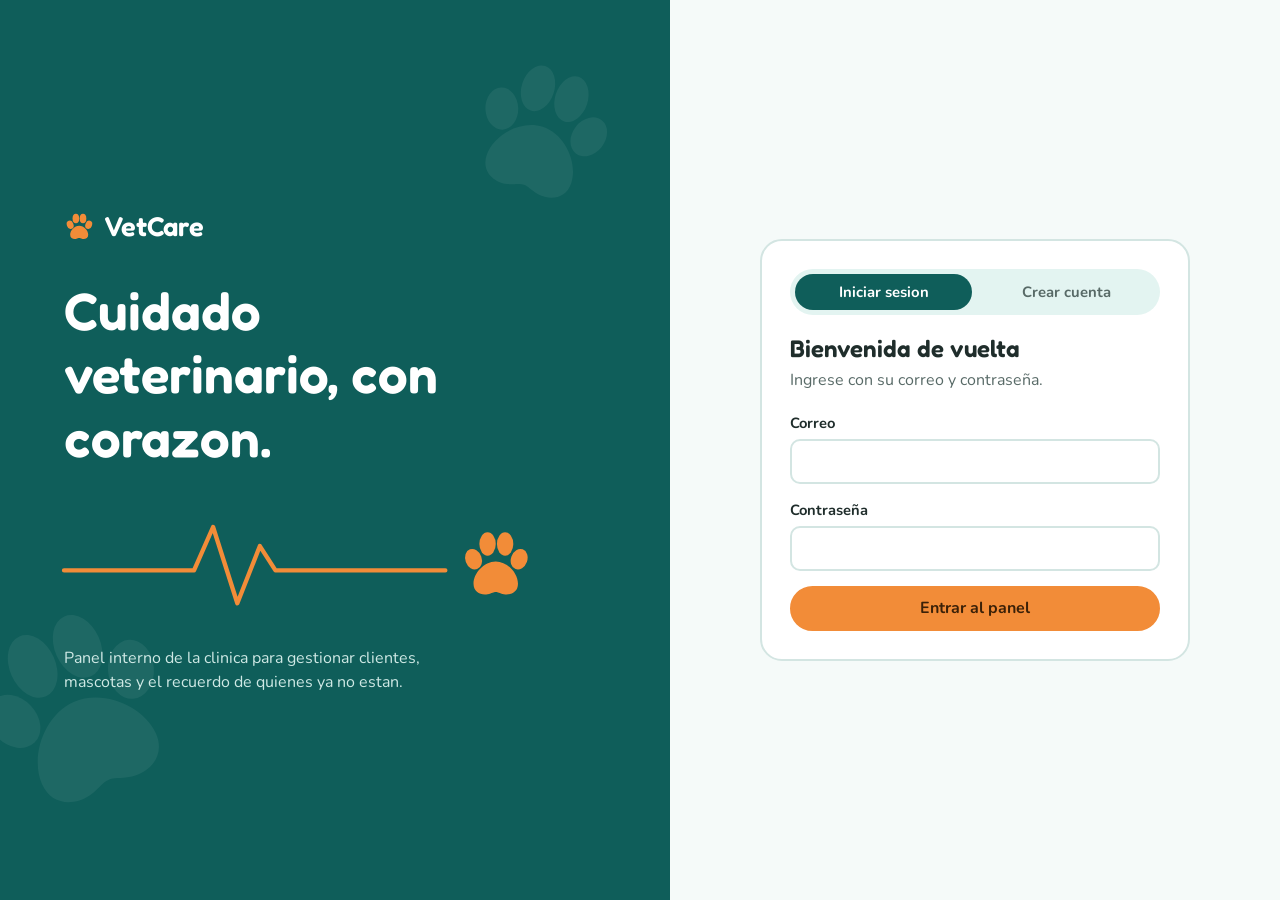
<file: VetCare.Api/wwwroot/index.html>
<!DOCTYPE html>
<html lang="es">
<head>
  <meta charset="utf-8">
  <meta name="viewport" content="width=device-width, initial-scale=1">
  <title>VetCare | Acceso</title>
  <link rel="preconnect" href="https://fonts.googleapis.com">
  <link rel="preconnect" href="https://fonts.gstatic.com" crossorigin>
  <link href="https://fonts.googleapis.com/css2?family=Fredoka:wght@500;600&family=Nunito:wght@400;600;700&display=swap" rel="stylesheet">
  <link rel="stylesheet" href="css/estilos.css">
</head>
<body>
  <svg width="0" height="0" style="position:absolute" aria-hidden="true">
    <symbol id="huella" viewBox="0 0 64 64">
      <ellipse cx="13" cy="29" rx="7" ry="9" transform="rotate(-20 13 29)"/>
      <ellipse cx="25" cy="16" rx="7" ry="10"/>
      <ellipse cx="40" cy="16" rx="7" ry="10"/>
      <ellipse cx="52" cy="29" rx="7" ry="9" transform="rotate(20 52 29)"/>
      <path d="M32 31c-10 0-19 10-19 19 0 7 6 10 12 9 4-1 5-2 7-2s3 1 7 2c6 1 12-2 12-9 0-9-9-19-19-19z"/>
    </symbol>
  </svg>

  <div class="acceso__contenedor">
    <section class="acceso__marca">
      <svg class="icono huella-fondo" style="top:6%;right:8%;transform:rotate(18deg)"><use href="#huella"/></svg>
      <svg class="icono huella-fondo" style="bottom:10%;left:-30px;transform:rotate(-24deg);width:210px;height:210px"><use href="#huella"/></svg>
      <div class="logotipo"><svg class="icono"><use href="#huella"/></svg> VetCare</div>
      <h1>Cuidado veterinario, con corazon.</h1>
      <svg class="latido" viewBox="0 0 600 130" role="img" aria-label="Linea de latido que termina en una huella">
        <path class="linea" d="M0 80 H150 L172 30 L200 118 L226 52 L244 80 H400 C420 80 430 80 440 80"/>
        <g class="huella-final" transform="translate(455 28) scale(1.35)"><use href="#huella" width="64" height="64"/></g>
      </svg>
      <p>Panel interno de la clinica para gestionar clientes, mascotas y el recuerdo de quienes ya no estan.</p>
    </section>

    <section class="acceso__formulario">
      <div class="tarjeta">
        <div class="pestanas pestanas--tarjeta" role="tablist">
          <button class="pestana" role="tab" id="pestanaLogin" aria-selected="true" data-formulario="formLogin">Iniciar sesion</button>
          <button class="pestana" role="tab" id="pestanaRegistro" aria-selected="false" data-formulario="formRegistro">Crear cuenta</button>
        </div>

        <p id="mensajeError" class="mensaje-error" role="alert" hidden></p>

        <form id="formLogin" novalidate>
          <h2>Bienvenida de vuelta</h2>
          <p class="sub">Ingrese con su correo y contraseña.</p>
          <div class="campo">
            <label for="loginCorreo">Correo</label>
            <input id="loginCorreo" type="email" autocomplete="username" required>
          </div>
          <div class="campo">
            <label for="loginContraseña">Contraseña</label>
            <input id="loginContraseña" type="password" autocomplete="current-password" required>
          </div>
          <button class="boton boton--naranja" type="submit" style="width:100%">Entrar al panel</button>
        </form>

        <form id="formRegistro" novalidate hidden>
          <h2>Cree su cuenta</h2>
          <p class="sub">Las cuentas nuevas entran con el rol Recepcionista.</p>
          <div class="campo">
            <label for="registroNombre">Nombre completo</label>
            <input id="registroNombre" type="text" autocomplete="name" required>
          </div>
          <div class="campo">
            <label for="registroCorreo">Correo</label>
            <input id="registroCorreo" type="email" autocomplete="email" required>
          </div>
          <div class="campo">
            <label for="registroContraseña">Contraseña</label>
            <input id="registroContraseña" type="password" autocomplete="new-password" minlength="8" required>
            <small>Minimo 8 caracteres.</small>
          </div>
          <button class="boton boton--naranja" type="submit" style="width:100%">Crear cuenta y entrar</button>
        </form>
      </div>
    </section>
  </div>

  <script src="js/api.js"></script>
  <script src="js/acceso.js"></script>
</body>
</html>
</file>
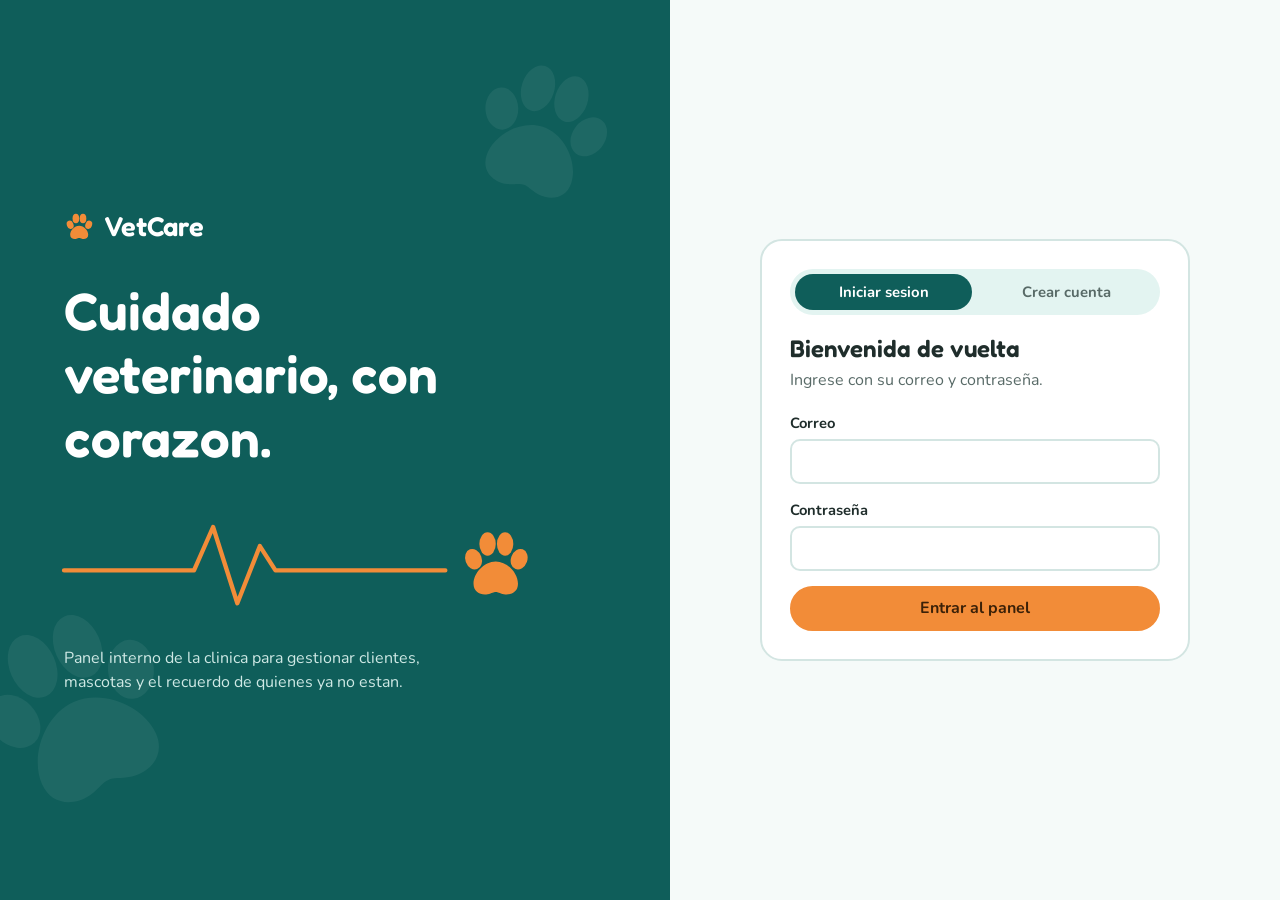
<file: VetCare.Api/wwwroot/panel.html>
<!DOCTYPE html>
<html lang="es">
<head>
  <meta charset="utf-8">
  <meta name="viewport" content="width=device-width, initial-scale=1">
  <title>VetCare | Panel</title>
  <link rel="preconnect" href="https://fonts.googleapis.com">
  <link rel="preconnect" href="https://fonts.gstatic.com" crossorigin>
  <link href="https://fonts.googleapis.com/css2?family=Fredoka:wght@500;600&family=Nunito:wght@400;600;700&display=swap" rel="stylesheet">
  <link rel="stylesheet" href="css/estilos.css">
</head>
<body>
  <svg width="0" height="0" style="position:absolute" aria-hidden="true">
    <symbol id="huella" viewBox="0 0 64 64">
      <ellipse cx="13" cy="29" rx="7" ry="9" transform="rotate(-20 13 29)"/>
      <ellipse cx="25" cy="16" rx="7" ry="10"/>
      <ellipse cx="40" cy="16" rx="7" ry="10"/>
      <ellipse cx="52" cy="29" rx="7" ry="9" transform="rotate(20 52 29)"/>
      <path d="M32 31c-10 0-19 10-19 19 0 7 6 10 12 9 4-1 5-2 7-2s3 1 7 2c6 1 12-2 12-9 0-9-9-19-19-19z"/>
    </symbol>
  </svg>

  <header class="barra">
    <div class="logotipo"><svg class="icono"><use href="#huella"/></svg> VetCare</div>
    <nav class="pestanas" role="tablist" aria-label="Secciones">
      <button class="pestana" role="tab" aria-selected="true" data-vista="clientes">Clientes</button>
      <button class="pestana" role="tab" aria-selected="false" data-vista="mascotas">Mascotas</button>
      <button class="pestana" role="tab" aria-selected="false" data-vista="memorial">Memorial</button>
    </nav>
    <div class="usuario">
      <span class="usuario__nombre" id="nombreUsuario"></span>
      <span class="insignia" id="rolUsuario"></span>
      <button class="boton boton--suave boton--chico" id="botonSalir" type="button">Cerrar sesion</button>
    </div>
  </header>

  <main class="contenido">
    <!-- ===== Clientes ===== -->
    <section id="vista-clientes">
      <div class="encabezado-vista">
        <div>
          <h2>Clientes</h2>
          <p>Dueños de las mascotas que atiende la clinica.</p>
        </div>
        <div class="herramientas">
          <input id="buscarCliente" type="search" placeholder="Buscar por nombre o documento" aria-label="Buscar cliente">
          <button class="boton boton--naranja" id="botonNuevoCliente" type="button" data-escritura>Nuevo cliente</button>
        </div>
      </div>
      <div class="tabla-envoltura">
        <table>
          <thead><tr><th>Nombre</th><th>Documento</th><th>Telefono</th><th>Correo</th><th></th></tr></thead>
          <tbody id="cuerpoClientes"></tbody>
        </table>
      </div>
      <div id="vacioClientes" class="vacio" hidden>
        <svg class="icono"><use href="#huella"/></svg>
        <p>Todavia no hay clientes que coincidan. Registre el primero con el boton Nuevo cliente.</p>
      </div>
    </section>

    <!-- ===== Mascotas ===== -->
    <section id="vista-mascotas" hidden>
      <div class="encabezado-vista">
        <div>
          <h2>Mascotas</h2>
          <p>Pacientes activos de la clinica.</p>
        </div>
        <div class="herramientas">
          <select id="filtroCliente" aria-label="Filtrar por cliente"><option value="">Todos los clientes</option></select>
          <button class="boton boton--naranja" id="botonNuevaMascota" type="button" data-escritura>Nueva mascota</button>
        </div>
      </div>
      <div id="cuadriculaMascotas" class="cuadricula"></div>
      <div id="vacioMascotas" class="vacio" hidden>
        <svg class="icono"><use href="#huella"/></svg>
        <p>No hay mascotas activas para este filtro.</p>
      </div>
    </section>

    <!-- ===== Memorial ===== -->
    <section id="vista-memorial" hidden>
      <div class="encabezado-vista">
        <div>
          <h2>Memorial</h2>
          <p>Mascotas que ya no estan. Su historial se conserva y nunca se borra.</p>
        </div>
      </div>
      <div id="cuadriculaMemorial" class="cuadricula"></div>
      <div id="vacioMemorial" class="vacio" hidden>
        <svg class="icono"><use href="#huella"/></svg>
        <p>El memorial esta vacio.</p>
      </div>
    </section>
  </main>

  <!-- ===== Dialogo cliente ===== -->
  <dialog id="dialogoCliente">
    <form id="formCliente" novalidate>
      <div class="dialogo__cabecera"><h3 id="tituloCliente">Nuevo cliente</h3></div>
      <div class="dialogo__cuerpo">
        <p class="mensaje-error" id="errorCliente" role="alert" hidden></p>
        <input type="hidden" id="clienteId">
        <div class="rejilla-2">
          <div class="campo"><label for="clienteNombre">Nombre</label><input id="clienteNombre" required></div>
          <div class="campo"><label for="clienteApellido">Apellido</label><input id="clienteApellido" required></div>
          <div class="campo"><label for="clienteDocumento">Documento (DPI)</label><input id="clienteDocumento" inputmode="numeric" maxlength="13" required><small>13 digitos</small></div>
          <div class="campo"><label for="clienteTelefono">Telefono</label><input id="clienteTelefono" inputmode="numeric" maxlength="8" required><small>8 digitos</small></div>
        </div>
        <div class="campo"><label for="clienteCorreo">Correo (opcional)</label><input id="clienteCorreo" type="email"></div>
        <div class="campo"><label for="clienteDireccion">Direccion (opcional)</label><input id="clienteDireccion"></div>
      </div>
      <div class="dialogo__pie">
        <button class="boton boton--suave" type="button" data-cerrar>Cancelar</button>
        <button class="boton" type="submit">Guardar cliente</button>
      </div>
    </form>
  </dialog>

  <!-- ===== Dialogo mascota ===== -->
  <dialog id="dialogoMascota">
    <form id="formMascota" novalidate>
      <div class="dialogo__cabecera"><h3 id="tituloMascota">Nueva mascota</h3></div>
      <div class="dialogo__cuerpo">
        <p class="mensaje-error" id="errorMascota" role="alert" hidden></p>
        <input type="hidden" id="mascotaId">
        <div class="rejilla-2">
          <div class="campo"><label for="mascotaNombre">Nombre</label><input id="mascotaNombre" required></div>
          <div class="campo"><label for="mascotaCliente">Dueño</label><select id="mascotaCliente" required></select></div>
          <div class="campo"><label for="mascotaEspecie">Especie</label><select id="mascotaEspecie" required></select></div>
          <div class="campo"><label for="mascotaRaza">Raza</label><select id="mascotaRaza" required></select></div>
          <div class="campo"><label for="mascotaSexo">Sexo</label>
            <select id="mascotaSexo" required><option value="Macho">Macho</option><option value="Hembra">Hembra</option></select></div>
          <div class="campo"><label for="mascotaNacimiento">Fecha de nacimiento</label><input id="mascotaNacimiento" type="date"></div>
          <div class="campo">
            <label for="mascotaPeso">Peso</label>
            <div class="peso-entrada">
              <input id="mascotaPeso" type="number" step="0.01" min="0.01" inputmode="decimal">
              <select id="mascotaUnidadPeso" aria-label="Unidad de peso">
                <option value="kg">kg</option>
                <option value="lb">lb</option>
              </select>
            </div>
            <small id="pesoEquivalente" aria-live="polite">Escriba el peso para ver su equivalente.</small>
          </div>
          <div class="campo"><label for="mascotaColor">Color</label><input id="mascotaColor"></div>
        </div>
      </div>
      <div class="dialogo__pie">
        <button class="boton boton--suave" type="button" data-cerrar>Cancelar</button>
        <button class="boton" type="submit">Guardar mascota</button>
      </div>
    </form>
  </dialog>

  <!-- ===== Dialogo fallecimiento ===== -->
  <dialog id="dialogoFallecimiento">
    <form id="formFallecimiento" novalidate>
      <div class="dialogo__cabecera"><h3 id="tituloFallecimiento">Registrar fallecimiento</h3></div>
      <div class="dialogo__cuerpo">
        <p class="dialogo__aviso">La mascota saldra de la lista activa y pasara al Memorial. Su historial se conserva.</p>
        <p class="mensaje-error" id="errorFallecimiento" role="alert" hidden></p>
        <input type="hidden" id="fallecimientoId">
        <div class="campo"><label for="fallecimientoFecha">Fecha de fallecimiento</label><input id="fallecimientoFecha" type="date" required></div>
        <div class="campo"><label for="fallecimientoCausa">Causa (opcional)</label><input id="fallecimientoCausa" maxlength="200"></div>
        <div class="campo"><label for="fallecimientoObservaciones">Observaciones (opcional)</label><textarea id="fallecimientoObservaciones" rows="3" maxlength="500"></textarea></div>
      </div>
      <div class="dialogo__pie">
        <button class="boton boton--suave" type="button" data-cerrar>Cancelar</button>
        <button class="boton boton--peligro" type="submit">Registrar fallecimiento</button>
      </div>
    </form>
  </dialog>

  <div id="avisos" aria-live="polite"></div>

  <script src="js/api.js"></script>
  <script src="js/panel.js"></script>
  <script src="js/modulos.js"></script>
</body>
</html>
</file>
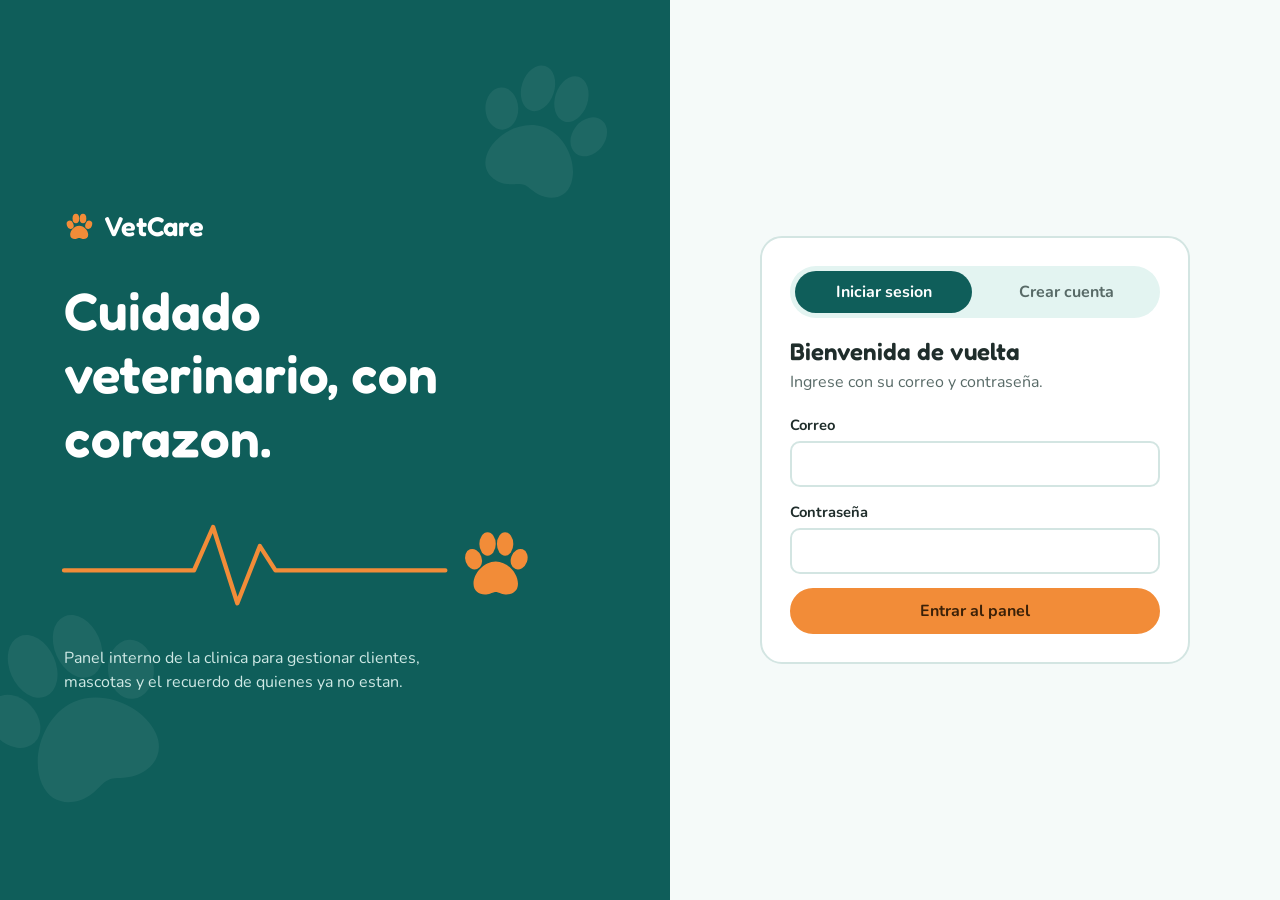
<file: VetCare/VetCare.Api/wwwroot/panel.html>
<!DOCTYPE html>
<html lang="es">
<head>
  <meta charset="utf-8">
  <meta name="viewport" content="width=device-width, initial-scale=1">
  <title>VetCare | Panel</title>
  <link rel="preconnect" href="https://fonts.googleapis.com">
  <link rel="preconnect" href="https://fonts.gstatic.com" crossorigin>
  <link href="https://fonts.googleapis.com/css2?family=Fredoka:wght@500;600&family=Nunito:wght@400;600;700&display=swap" rel="stylesheet">
  <link rel="stylesheet" href="css/estilos.css">
</head>
<body>
  <svg width="0" height="0" style="position:absolute" aria-hidden="true">
    <symbol id="huella" viewBox="0 0 64 64">
      <ellipse cx="13" cy="29" rx="7" ry="9" transform="rotate(-20 13 29)"/>
      <ellipse cx="25" cy="16" rx="7" ry="10"/>
      <ellipse cx="40" cy="16" rx="7" ry="10"/>
      <ellipse cx="52" cy="29" rx="7" ry="9" transform="rotate(20 52 29)"/>
      <path d="M32 31c-10 0-19 10-19 19 0 7 6 10 12 9 4-1 5-2 7-2s3 1 7 2c6 1 12-2 12-9 0-9-9-19-19-19z"/>
    </symbol>
  </svg>

  <header class="barra">
    <div class="logotipo"><svg class="icono"><use href="#huella"/></svg> VetCare</div>
    <nav class="pestanas" role="tablist" aria-label="Secciones">
      <button class="pestana" role="tab" aria-selected="true" data-vista="clientes">Clientes</button>
      <button class="pestana" role="tab" aria-selected="false" data-vista="mascotas">Mascotas</button>
      <button class="pestana" role="tab" aria-selected="false" data-vista="memorial">Memorial</button>
    </nav>
    <div class="usuario">
      <span class="usuario__nombre" id="nombreUsuario"></span>
      <span class="insignia" id="rolUsuario"></span>
      <button class="boton boton--suave boton--chico" id="botonSalir" type="button">Cerrar sesion</button>
    </div>
  </header>

  <main class="contenido">
    <!-- ===== Clientes ===== -->
    <section id="vista-clientes">
      <div class="encabezado-vista">
        <div>
          <h2>Clientes</h2>
          <p>Dueños de las mascotas que atiende la clinica.</p>
        </div>
        <div class="herramientas">
          <input id="buscarCliente" type="search" placeholder="Buscar por nombre o documento" aria-label="Buscar cliente">
          <button class="boton boton--naranja" id="botonNuevoCliente" type="button" data-escritura>Nuevo cliente</button>
        </div>
      </div>
      <div class="tabla-envoltura">
        <table>
          <thead><tr><th>Nombre</th><th>Documento</th><th>Telefono</th><th>Correo</th><th></th></tr></thead>
          <tbody id="cuerpoClientes"></tbody>
        </table>
      </div>
      <div id="vacioClientes" class="vacio" hidden>
        <svg class="icono"><use href="#huella"/></svg>
        <p>Todavia no hay clientes que coincidan. Registre el primero con el boton Nuevo cliente.</p>
      </div>
    </section>

    <!-- ===== Mascotas ===== -->
    <section id="vista-mascotas" hidden>
      <div class="encabezado-vista">
        <div>
          <h2>Mascotas</h2>
          <p>Pacientes activos de la clinica.</p>
        </div>
        <div class="herramientas">
          <select id="filtroCliente" aria-label="Filtrar por cliente"><option value="">Todos los clientes</option></select>
          <button class="boton boton--naranja" id="botonNuevaMascota" type="button" data-escritura>Nueva mascota</button>
        </div>
      </div>
      <div id="cuadriculaMascotas" class="cuadricula"></div>
      <div id="vacioMascotas" class="vacio" hidden>
        <svg class="icono"><use href="#huella"/></svg>
        <p>No hay mascotas activas para este filtro.</p>
      </div>
    </section>

    <!-- ===== Memorial ===== -->
    <section id="vista-memorial" hidden>
      <div class="encabezado-vista">
        <div>
          <h2>Memorial</h2>
          <p>Mascotas que ya no estan. Su historial se conserva y nunca se borra.</p>
        </div>
      </div>
      <div id="cuadriculaMemorial" class="cuadricula"></div>
      <div id="vacioMemorial" class="vacio" hidden>
        <svg class="icono"><use href="#huella"/></svg>
        <p>El memorial esta vacio.</p>
      </div>
    </section>
  </main>

  <!-- ===== Dialogo cliente ===== -->
  <dialog id="dialogoCliente">
    <form id="formCliente" novalidate>
      <div class="dialogo__cabecera"><h3 id="tituloCliente">Nuevo cliente</h3></div>
      <div class="dialogo__cuerpo">
        <p class="mensaje-error" id="errorCliente" role="alert" hidden></p>
        <input type="hidden" id="clienteId">
        <div class="rejilla-2">
          <div class="campo"><label for="clienteNombre">Nombre</label><input id="clienteNombre" required></div>
          <div class="campo"><label for="clienteApellido">Apellido</label><input id="clienteApellido" required></div>
          <div class="campo"><label for="clienteDocumento">Documento (DPI)</label><input id="clienteDocumento" inputmode="numeric" maxlength="13" required><small>13 digitos</small></div>
          <div class="campo"><label for="clienteTelefono">Telefono</label><input id="clienteTelefono" inputmode="numeric" maxlength="8" required><small>8 digitos</small></div>
        </div>
        <div class="campo"><label for="clienteCorreo">Correo (opcional)</label><input id="clienteCorreo" type="email"></div>
        <div class="campo"><label for="clienteDireccion">Direccion (opcional)</label><input id="clienteDireccion"></div>
      </div>
      <div class="dialogo__pie">
        <button class="boton boton--suave" type="button" data-cerrar>Cancelar</button>
        <button class="boton" type="submit">Guardar cliente</button>
      </div>
    </form>
  </dialog>

  <!-- ===== Dialogo mascota ===== -->
  <dialog id="dialogoMascota">
    <form id="formMascota" novalidate>
      <div class="dialogo__cabecera"><h3 id="tituloMascota">Nueva mascota</h3></div>
      <div class="dialogo__cuerpo">
        <p class="mensaje-error" id="errorMascota" role="alert" hidden></p>
        <input type="hidden" id="mascotaId">
        <div class="rejilla-2">
          <div class="campo"><label for="mascotaNombre">Nombre</label><input id="mascotaNombre" required></div>
          <div class="campo"><label for="mascotaCliente">Dueño</label><select id="mascotaCliente" required></select></div>
          <div class="campo"><label for="mascotaEspecie">Especie</label><select id="mascotaEspecie" required></select></div>
          <div class="campo"><label for="mascotaRaza">Raza</label><select id="mascotaRaza" required></select></div>
          <div class="campo"><label for="mascotaSexo">Sexo</label>
            <select id="mascotaSexo" required><option value="Macho">Macho</option><option value="Hembra">Hembra</option></select></div>
          <div class="campo"><label for="mascotaNacimiento">Fecha de nacimiento</label><input id="mascotaNacimiento" type="date"></div>
          <div class="campo">
            <label for="mascotaPeso">Peso</label>
            <div class="peso-entrada">
              <input id="mascotaPeso" type="number" step="0.01" min="0.01" inputmode="decimal">
              <select id="mascotaUnidadPeso" aria-label="Unidad de peso">
                <option value="kg">kg</option>
                <option value="lb">lb</option>
              </select>
            </div>
            <small id="pesoEquivalente" aria-live="polite">Escriba el peso para ver su equivalente.</small>
          </div>
          <div class="campo"><label for="mascotaColor">Color</label><input id="mascotaColor"></div>
        </div>
      </div>
      <div class="dialogo__pie">
        <button class="boton boton--suave" type="button" data-cerrar>Cancelar</button>
        <button class="boton" type="submit">Guardar mascota</button>
      </div>
    </form>
  </dialog>

  <!-- ===== Dialogo fallecimiento ===== -->
  <dialog id="dialogoFallecimiento">
    <form id="formFallecimiento" novalidate>
      <div class="dialogo__cabecera"><h3 id="tituloFallecimiento">Registrar fallecimiento</h3></div>
      <div class="dialogo__cuerpo">
        <p class="dialogo__aviso">La mascota saldra de la lista activa y pasara al Memorial. Su historial se conserva.</p>
        <p class="mensaje-error" id="errorFallecimiento" role="alert" hidden></p>
        <input type="hidden" id="fallecimientoId">
        <div class="campo"><label for="fallecimientoFecha">Fecha de fallecimiento</label><input id="fallecimientoFecha" type="date" required></div>
        <div class="campo"><label for="fallecimientoCausa">Causa (opcional)</label><input id="fallecimientoCausa" maxlength="200"></div>
        <div class="campo"><label for="fallecimientoObservaciones">Observaciones (opcional)</label><textarea id="fallecimientoObservaciones" rows="3" maxlength="500"></textarea></div>
      </div>
      <div class="dialogo__pie">
        <button class="boton boton--suave" type="button" data-cerrar>Cancelar</button>
        <button class="boton boton--peligro" type="submit">Registrar fallecimiento</button>
      </div>
    </form>
  </dialog>

  <div id="avisos" aria-live="polite"></div>

  <script src="js/api.js"></script>
  <script src="js/panel.js"></script>
</body>
</html>
</file>
<file: VetCare.Api/wwwroot/css/estilos.css>
:root {
  --verde-profundo: #0f5e5a;
  --verde-oscuro: #0a4440;
  --turquesa: #2ba6a0;
  --menta: #e3f4f1;
  --papel: #f5faf9;
  --blanco: #ffffff;
  --naranja: #f28c38;
  --naranja-suave: #fff0e0;
  --coral: #c93f3f;
  --tinta: #1f2d2b;
  --gris: #586a67;
  --linea: #d3e5e2;
  --radio: 14px;
  --fuente-titulo: "Fredoka", "Trebuchet MS", system-ui, sans-serif;
  --fuente-texto: "Nunito", "Segoe UI", system-ui, sans-serif;
}

* { box-sizing: border-box; }

body {
  margin: 0;
  background: var(--papel);
  color: var(--tinta);
  font-family: var(--fuente-texto);
  font-size: 16px;
  line-height: 1.5;
}

h1, h2, h3 { font-family: var(--fuente-titulo); font-weight: 600; line-height: 1.2; margin: 0; }
button, input, select, textarea { font: inherit; color: inherit; }
:focus-visible { outline: 3px solid var(--naranja); outline-offset: 2px; }
.icono { width: 1.5em; height: 1.5em; fill: currentColor; flex: none; }
[hidden] { display: none !important; }

/* ---------- Botones ---------- */
.boton {
  display: inline-flex; align-items: center; justify-content: center; gap: .45rem;
  border: 2px solid var(--verde-profundo); background: var(--verde-profundo); color: var(--blanco);
  padding: .55rem 1.1rem; border-radius: 999px; font-weight: 700; cursor: pointer;
  transition: background .15s, color .15s, border-color .15s;
}
.boton:hover { background: var(--verde-oscuro); border-color: var(--verde-oscuro); }
.boton--suave { background: transparent; color: var(--verde-profundo); }
.boton--suave:hover { background: var(--menta); color: var(--verde-oscuro); }
.boton--naranja { background: var(--naranja); border-color: var(--naranja); color: #3b2108; }
.boton--naranja:hover { background: #e07a27; border-color: #e07a27; }
.boton--peligro { background: transparent; border-color: var(--coral); color: var(--coral); }
.boton--peligro:hover { background: var(--coral); color: var(--blanco); border-color: var(--coral); }
.boton--chico { padding: .3rem .8rem; font-size: .88rem; }
.boton:disabled { opacity: .6; cursor: wait; }

/* ---------- Formularios ---------- */
.campo { display: flex; flex-direction: column; gap: .3rem; margin-bottom: .9rem; }
.campo label { font-weight: 700; font-size: .92rem; }
.campo input, .campo select, .campo textarea {
  border: 2px solid var(--linea); border-radius: 10px; padding: .55rem .75rem; background: var(--blanco);
}
.campo input:focus, .campo select:focus, .campo textarea:focus { border-color: var(--turquesa); outline: none; box-shadow: 0 0 0 3px rgba(43,166,160,.25); }
.campo small { color: var(--gris); }
.rejilla-2 { display: grid; grid-template-columns: 1fr 1fr; gap: 0 1rem; }
.mensaje-error {
  background: #fdecec; color: #8a2323; border-left: 5px solid var(--coral);
  padding: .6rem .8rem; border-radius: 8px; margin: 0 0 1rem; font-size: .93rem;
}

.peso-entrada { display: flex; gap: .5rem; }
.peso-entrada input { flex: 1; min-width: 0; }
.peso-entrada select { width: 5.5rem; flex: none; }

/* ---------- Pantalla de acceso ---------- */
.acceso__contenedor { min-height: 100vh; display: grid; grid-template-columns: 1.1fr 1fr; }
.acceso__marca {
  position: relative; overflow: hidden; background: var(--verde-profundo); color: var(--blanco);
  padding: 3rem clamp(1.5rem, 5vw, 4rem); display: flex; flex-direction: column; justify-content: center; gap: 2rem;
}
.acceso__marca h1 { font-size: clamp(2rem, 4.2vw, 3.3rem); max-width: 14ch; }
.acceso__marca p { max-width: 38ch; color: #cfe9e5; margin: 0; }
.logotipo { display: flex; align-items: center; gap: .6rem; font-family: var(--fuente-titulo); font-size: 1.7rem; font-weight: 600; }
.logotipo .icono { color: var(--naranja); width: 1.9rem; height: 1.9rem; }
.latido { width: 100%; max-width: 520px; height: auto; overflow: visible; }
.latido path { fill: none; stroke: var(--naranja); stroke-width: 5; stroke-linecap: round; stroke-linejoin: round; }
.latido .huella-final { fill: var(--naranja); stroke: none; }
.latido .linea { stroke-dasharray: 900; stroke-dashoffset: 900; animation: dibujar 2.6s ease-out .3s forwards; }
.latido .huella-final { opacity: 0; animation: aparecer .5s ease-out 2.6s forwards; }
@keyframes dibujar { to { stroke-dashoffset: 0; } }
@keyframes aparecer { to { opacity: 1; } }
.huella-fondo { position: absolute; color: #fff; opacity: .06; width: 150px; height: 150px; pointer-events: none; }
.acceso__formulario { display: flex; align-items: center; justify-content: center; padding: 2rem 1.25rem; }
.tarjeta {
  width: 100%; max-width: 430px; background: var(--blanco); border: 2px solid var(--linea);
  border-radius: 22px; padding: 1.75rem;
}
.tarjeta h2 { font-size: 1.5rem; margin-bottom: .25rem; }
.tarjeta .sub { color: var(--gris); margin: 0 0 1.25rem; }

/* ---------- Pestanas ---------- */
.pestanas { display: flex; gap: .35rem; }
.pestana {
  border: 0; background: transparent; padding: .55rem 1rem; border-radius: 999px;
  font-weight: 700; color: var(--gris); cursor: pointer;
}
.pestana:hover { background: var(--menta); color: var(--verde-profundo); }
.pestana[aria-selected="true"] { background: var(--verde-profundo); color: var(--blanco); }
.pestanas--tarjeta { margin-bottom: 1.25rem; background: var(--menta); padding: .3rem; border-radius: 999px; }
.pestanas--tarjeta .pestana { flex: 1; }

/* ---------- Panel ---------- */
.barra {
  position: sticky; top: 0; z-index: 5; display: flex; align-items: center; gap: 1.25rem; flex-wrap: wrap;
  padding: .7rem clamp(1rem, 3vw, 2rem); background: var(--blanco); border-bottom: 3px solid var(--verde-profundo);
}
.barra .logotipo { color: var(--verde-profundo); font-size: 1.45rem; }
.barra .pestanas { flex: 1; }
.usuario { display: flex; align-items: center; gap: .6rem; }
.usuario__nombre { font-weight: 700; }
.insignia { background: var(--naranja-suave); color: #8a4a0f; border-radius: 999px; padding: .1rem .7rem; font-size: .82rem; font-weight: 700; }
.contenido { max-width: 1180px; margin: 0 auto; padding: 1.75rem clamp(1rem, 3vw, 2rem) 4rem; }
.encabezado-vista { display: flex; align-items: end; justify-content: space-between; gap: 1rem; flex-wrap: wrap; margin-bottom: 1.25rem; }
.encabezado-vista h2 { font-size: 1.7rem; color: var(--verde-profundo); }
.encabezado-vista p { margin: .15rem 0 0; color: var(--gris); }
.herramientas { display: flex; gap: .6rem; flex-wrap: wrap; align-items: center; }
.herramientas input, .herramientas select {
  border: 2px solid var(--linea); border-radius: 999px; padding: .5rem 1rem; background: var(--blanco); min-width: 220px;
}

.tabla-envoltura { background: var(--blanco); border: 2px solid var(--linea); border-radius: var(--radio); overflow-x: auto; }
table { width: 100%; border-collapse: collapse; min-width: 720px; }
th { text-align: left; background: var(--menta); color: var(--verde-oscuro); font-family: var(--fuente-titulo); font-weight: 500; padding: .7rem 1rem; }
td { padding: .7rem 1rem; border-top: 1px solid var(--linea); vertical-align: middle; }
tbody tr:hover { background: #fafefd; }
td.acciones { white-space: nowrap; text-align: right; display: flex; gap: .4rem; justify-content: flex-end; }

.cuadricula { display: grid; grid-template-columns: repeat(auto-fill, minmax(290px, 1fr)); gap: 1.1rem; }
.mascota {
  background: var(--blanco); border: 2px solid var(--linea); border-radius: var(--radio); padding: 1.1rem 1.2rem;
  display: flex; flex-direction: column; gap: .5rem; border-top: 6px solid var(--turquesa);
}
.mascota__cabecera { display: flex; align-items: center; gap: .8rem; }
.mascota__avatar {
  width: 3.4rem; height: 3.4rem; border-radius: 50%; background: var(--menta); display: grid; place-items: center; font-size: 1.9rem;
}
.mascota h3 { font-size: 1.3rem; color: var(--verde-profundo); }
.mascota .raza { color: var(--gris); font-size: .92rem; }
.mascota dl { margin: .3rem 0; display: grid; grid-template-columns: auto 1fr; gap: .15rem .8rem; font-size: .93rem; }
.mascota dt { color: var(--gris); }
.mascota dd { margin: 0; font-weight: 600; }
.mascota__acciones { display: flex; gap: .4rem; flex-wrap: wrap; margin-top: auto; padding-top: .5rem; }

.mascota--memorial { border-top-color: #9db4b1; background: #fbfdfd; }
.mascota--memorial .mascota__avatar { filter: grayscale(.85); background: #eef3f2; }
.mascota--memorial h3 { color: #3d514e; }
.recuerdo { background: #f0f5f4; border-radius: 10px; padding: .6rem .8rem; font-size: .92rem; color: #3d514e; }
.recuerdo strong { display: block; }

.vacio { text-align: center; padding: 3rem 1rem; color: var(--gris); background: var(--blanco); border: 2px dashed var(--linea); border-radius: var(--radio); }
.vacio .icono { width: 3rem; height: 3rem; color: var(--turquesa); opacity: .6; }

/* ---------- Dialogos y avisos ---------- */
dialog {
  border: 0; border-radius: 20px; padding: 0; width: min(560px, 94vw); background: var(--blanco); color: var(--tinta);
  box-shadow: 0 20px 60px rgba(10, 68, 64, .35);
}
dialog::backdrop { background: rgba(10, 68, 64, .55); }
.dialogo__cabecera { background: var(--verde-profundo); color: var(--blanco); padding: 1rem 1.4rem; border-radius: 20px 20px 0 0; }
.dialogo__cabecera h3 { font-size: 1.3rem; }
.dialogo__cuerpo { padding: 1.3rem 1.4rem .4rem; }
.dialogo__pie { display: flex; justify-content: flex-end; gap: .6rem; padding: .6rem 1.4rem 1.3rem; }
.dialogo__aviso { background: var(--naranja-suave); border-radius: 10px; padding: .6rem .8rem; margin-bottom: 1rem; font-size: .93rem; }

#avisos { position: fixed; right: 1rem; bottom: 1rem; display: flex; flex-direction: column; gap: .5rem; z-index: 20; }
.aviso { background: var(--verde-oscuro); color: var(--blanco); padding: .7rem 1.1rem; border-radius: 12px; font-weight: 700; max-width: 340px; }
.aviso--error { background: var(--coral); }

@media (max-width: 860px) {
  .acceso__contenedor { grid-template-columns: 1fr; }
  .acceso__marca { padding: 2rem 1.5rem; gap: 1.2rem; }
  .rejilla-2 { grid-template-columns: 1fr; }
  .barra { gap: .6rem; }
}
@media (prefers-reduced-motion: reduce) {
  .latido .linea { animation: none; stroke-dashoffset: 0; }
  .latido .huella-final { animation: none; opacity: 1; }
}

/* ---------- Modulos adicionales ---------- */
.campo--completo { grid-column: 1 / -1; }
.barra .pestanas { flex-wrap: wrap; }
.pestana { padding: .45rem .85rem; font-size: .93rem; }
.estado { display: inline-block; padding: .1rem .7rem; border-radius: 999px; font-size: .82rem; font-weight: 700; }
.estado--programada, .estado--pendiente { background: var(--naranja-suave); color: #8a4a0f; }
.estado--completada, .estado--pagada { background: var(--menta); color: var(--verde-oscuro); }
.estado--cancelada, .estado--anulada { background: #eef3f2; color: #586a67; text-decoration: line-through; }
.stock-bajo { color: var(--coral); }
dialog .tabla-envoltura, dialog table { min-width: 0; }
dialog table { width: 100%; }
</file>
<file: VetCare/VetCare.Api/wwwroot/css/estilos.css>
:root {
  --verde-profundo: #0f5e5a;
  --verde-oscuro: #0a4440;
  --turquesa: #2ba6a0;
  --menta: #e3f4f1;
  --papel: #f5faf9;
  --blanco: #ffffff;
  --naranja: #f28c38;
  --naranja-suave: #fff0e0;
  --coral: #c93f3f;
  --tinta: #1f2d2b;
  --gris: #586a67;
  --linea: #d3e5e2;
  --radio: 14px;
  --fuente-titulo: "Fredoka", "Trebuchet MS", system-ui, sans-serif;
  --fuente-texto: "Nunito", "Segoe UI", system-ui, sans-serif;
}

* { box-sizing: border-box; }

body {
  margin: 0;
  background: var(--papel);
  color: var(--tinta);
  font-family: var(--fuente-texto);
  font-size: 16px;
  line-height: 1.5;
}

h1, h2, h3 { font-family: var(--fuente-titulo); font-weight: 600; line-height: 1.2; margin: 0; }
button, input, select, textarea { font: inherit; color: inherit; }
:focus-visible { outline: 3px solid var(--naranja); outline-offset: 2px; }
.icono { width: 1.5em; height: 1.5em; fill: currentColor; flex: none; }
[hidden] { display: none !important; }

/* ---------- Botones ---------- */
.boton {
  display: inline-flex; align-items: center; justify-content: center; gap: .45rem;
  border: 2px solid var(--verde-profundo); background: var(--verde-profundo); color: var(--blanco);
  padding: .55rem 1.1rem; border-radius: 999px; font-weight: 700; cursor: pointer;
  transition: background .15s, color .15s, border-color .15s;
}
.boton:hover { background: var(--verde-oscuro); border-color: var(--verde-oscuro); }
.boton--suave { background: transparent; color: var(--verde-profundo); }
.boton--suave:hover { background: var(--menta); color: var(--verde-oscuro); }
.boton--naranja { background: var(--naranja); border-color: var(--naranja); color: #3b2108; }
.boton--naranja:hover { background: #e07a27; border-color: #e07a27; }
.boton--peligro { background: transparent; border-color: var(--coral); color: var(--coral); }
.boton--peligro:hover { background: var(--coral); color: var(--blanco); border-color: var(--coral); }
.boton--chico { padding: .3rem .8rem; font-size: .88rem; }
.boton:disabled { opacity: .6; cursor: wait; }

/* ---------- Formularios ---------- */
.campo { display: flex; flex-direction: column; gap: .3rem; margin-bottom: .9rem; }
.campo label { font-weight: 700; font-size: .92rem; }
.campo input, .campo select, .campo textarea {
  border: 2px solid var(--linea); border-radius: 10px; padding: .55rem .75rem; background: var(--blanco);
}
.campo input:focus, .campo select:focus, .campo textarea:focus { border-color: var(--turquesa); outline: none; box-shadow: 0 0 0 3px rgba(43,166,160,.25); }
.campo small { color: var(--gris); }
.rejilla-2 { display: grid; grid-template-columns: 1fr 1fr; gap: 0 1rem; }
.mensaje-error {
  background: #fdecec; color: #8a2323; border-left: 5px solid var(--coral);
  padding: .6rem .8rem; border-radius: 8px; margin: 0 0 1rem; font-size: .93rem;
}

.peso-entrada { display: flex; gap: .5rem; }
.peso-entrada input { flex: 1; min-width: 0; }
.peso-entrada select { width: 5.5rem; flex: none; }

/* ---------- Pantalla de acceso ---------- */
.acceso__contenedor { min-height: 100vh; display: grid; grid-template-columns: 1.1fr 1fr; }
.acceso__marca {
  position: relative; overflow: hidden; background: var(--verde-profundo); color: var(--blanco);
  padding: 3rem clamp(1.5rem, 5vw, 4rem); display: flex; flex-direction: column; justify-content: center; gap: 2rem;
}
.acceso__marca h1 { font-size: clamp(2rem, 4.2vw, 3.3rem); max-width: 14ch; }
.acceso__marca p { max-width: 38ch; color: #cfe9e5; margin: 0; }
.logotipo { display: flex; align-items: center; gap: .6rem; font-family: var(--fuente-titulo); font-size: 1.7rem; font-weight: 600; }
.logotipo .icono { color: var(--naranja); width: 1.9rem; height: 1.9rem; }
.latido { width: 100%; max-width: 520px; height: auto; overflow: visible; }
.latido path { fill: none; stroke: var(--naranja); stroke-width: 5; stroke-linecap: round; stroke-linejoin: round; }
.latido .huella-final { fill: var(--naranja); stroke: none; }
.latido .linea { stroke-dasharray: 900; stroke-dashoffset: 900; animation: dibujar 2.6s ease-out .3s forwards; }
.latido .huella-final { opacity: 0; animation: aparecer .5s ease-out 2.6s forwards; }
@keyframes dibujar { to { stroke-dashoffset: 0; } }
@keyframes aparecer { to { opacity: 1; } }
.huella-fondo { position: absolute; color: #fff; opacity: .06; width: 150px; height: 150px; pointer-events: none; }
.acceso__formulario { display: flex; align-items: center; justify-content: center; padding: 2rem 1.25rem; }
.tarjeta {
  width: 100%; max-width: 430px; background: var(--blanco); border: 2px solid var(--linea);
  border-radius: 22px; padding: 1.75rem;
}
.tarjeta h2 { font-size: 1.5rem; margin-bottom: .25rem; }
.tarjeta .sub { color: var(--gris); margin: 0 0 1.25rem; }

/* ---------- Pestanas ---------- */
.pestanas { display: flex; gap: .35rem; }
.pestana {
  border: 0; background: transparent; padding: .55rem 1rem; border-radius: 999px;
  font-weight: 700; color: var(--gris); cursor: pointer;
}
.pestana:hover { background: var(--menta); color: var(--verde-profundo); }
.pestana[aria-selected="true"] { background: var(--verde-profundo); color: var(--blanco); }
.pestanas--tarjeta { margin-bottom: 1.25rem; background: var(--menta); padding: .3rem; border-radius: 999px; }
.pestanas--tarjeta .pestana { flex: 1; }

/* ---------- Panel ---------- */
.barra {
  position: sticky; top: 0; z-index: 5; display: flex; align-items: center; gap: 1.25rem; flex-wrap: wrap;
  padding: .7rem clamp(1rem, 3vw, 2rem); background: var(--blanco); border-bottom: 3px solid var(--verde-profundo);
}
.barra .logotipo { color: var(--verde-profundo); font-size: 1.45rem; }
.barra .pestanas { flex: 1; }
.usuario { display: flex; align-items: center; gap: .6rem; }
.usuario__nombre { font-weight: 700; }
.insignia { background: var(--naranja-suave); color: #8a4a0f; border-radius: 999px; padding: .1rem .7rem; font-size: .82rem; font-weight: 700; }
.contenido { max-width: 1180px; margin: 0 auto; padding: 1.75rem clamp(1rem, 3vw, 2rem) 4rem; }
.encabezado-vista { display: flex; align-items: end; justify-content: space-between; gap: 1rem; flex-wrap: wrap; margin-bottom: 1.25rem; }
.encabezado-vista h2 { font-size: 1.7rem; color: var(--verde-profundo); }
.encabezado-vista p { margin: .15rem 0 0; color: var(--gris); }
.herramientas { display: flex; gap: .6rem; flex-wrap: wrap; align-items: center; }
.herramientas input, .herramientas select {
  border: 2px solid var(--linea); border-radius: 999px; padding: .5rem 1rem; background: var(--blanco); min-width: 220px;
}

.tabla-envoltura { background: var(--blanco); border: 2px solid var(--linea); border-radius: var(--radio); overflow-x: auto; }
table { width: 100%; border-collapse: collapse; min-width: 720px; }
th { text-align: left; background: var(--menta); color: var(--verde-oscuro); font-family: var(--fuente-titulo); font-weight: 500; padding: .7rem 1rem; }
td { padding: .7rem 1rem; border-top: 1px solid var(--linea); vertical-align: middle; }
tbody tr:hover { background: #fafefd; }
td.acciones { white-space: nowrap; text-align: right; display: flex; gap: .4rem; justify-content: flex-end; }

.cuadricula { display: grid; grid-template-columns: repeat(auto-fill, minmax(290px, 1fr)); gap: 1.1rem; }
.mascota {
  background: var(--blanco); border: 2px solid var(--linea); border-radius: var(--radio); padding: 1.1rem 1.2rem;
  display: flex; flex-direction: column; gap: .5rem; border-top: 6px solid var(--turquesa);
}
.mascota__cabecera { display: flex; align-items: center; gap: .8rem; }
.mascota__avatar {
  width: 3.4rem; height: 3.4rem; border-radius: 50%; background: var(--menta); display: grid; place-items: center; font-size: 1.9rem;
}
.mascota h3 { font-size: 1.3rem; color: var(--verde-profundo); }
.mascota .raza { color: var(--gris); font-size: .92rem; }
.mascota dl { margin: .3rem 0; display: grid; grid-template-columns: auto 1fr; gap: .15rem .8rem; font-size: .93rem; }
.mascota dt { color: var(--gris); }
.mascota dd { margin: 0; font-weight: 600; }
.mascota__acciones { display: flex; gap: .4rem; flex-wrap: wrap; margin-top: auto; padding-top: .5rem; }

.mascota--memorial { border-top-color: #9db4b1; background: #fbfdfd; }
.mascota--memorial .mascota__avatar { filter: grayscale(.85); background: #eef3f2; }
.mascota--memorial h3 { color: #3d514e; }
.recuerdo { background: #f0f5f4; border-radius: 10px; padding: .6rem .8rem; font-size: .92rem; color: #3d514e; }
.recuerdo strong { display: block; }

.vacio { text-align: center; padding: 3rem 1rem; color: var(--gris); background: var(--blanco); border: 2px dashed var(--linea); border-radius: var(--radio); }
.vacio .icono { width: 3rem; height: 3rem; color: var(--turquesa); opacity: .6; }

/* ---------- Dialogos y avisos ---------- */
dialog {
  border: 0; border-radius: 20px; padding: 0; width: min(560px, 94vw); background: var(--blanco); color: var(--tinta);
  box-shadow: 0 20px 60px rgba(10, 68, 64, .35);
}
dialog::backdrop { background: rgba(10, 68, 64, .55); }
.dialogo__cabecera { background: var(--verde-profundo); color: var(--blanco); padding: 1rem 1.4rem; border-radius: 20px 20px 0 0; }
.dialogo__cabecera h3 { font-size: 1.3rem; }
.dialogo__cuerpo { padding: 1.3rem 1.4rem .4rem; }
.dialogo__pie { display: flex; justify-content: flex-end; gap: .6rem; padding: .6rem 1.4rem 1.3rem; }
.dialogo__aviso { background: var(--naranja-suave); border-radius: 10px; padding: .6rem .8rem; margin-bottom: 1rem; font-size: .93rem; }

#avisos { position: fixed; right: 1rem; bottom: 1rem; display: flex; flex-direction: column; gap: .5rem; z-index: 20; }
.aviso { background: var(--verde-oscuro); color: var(--blanco); padding: .7rem 1.1rem; border-radius: 12px; font-weight: 700; max-width: 340px; }
.aviso--error { background: var(--coral); }

@media (max-width: 860px) {
  .acceso__contenedor { grid-template-columns: 1fr; }
  .acceso__marca { padding: 2rem 1.5rem; gap: 1.2rem; }
  .rejilla-2 { grid-template-columns: 1fr; }
  .barra { gap: .6rem; }
}
@media (prefers-reduced-motion: reduce) {
  .latido .linea { animation: none; stroke-dashoffset: 0; }
  .latido .huella-final { animation: none; opacity: 1; }
}
</file>
